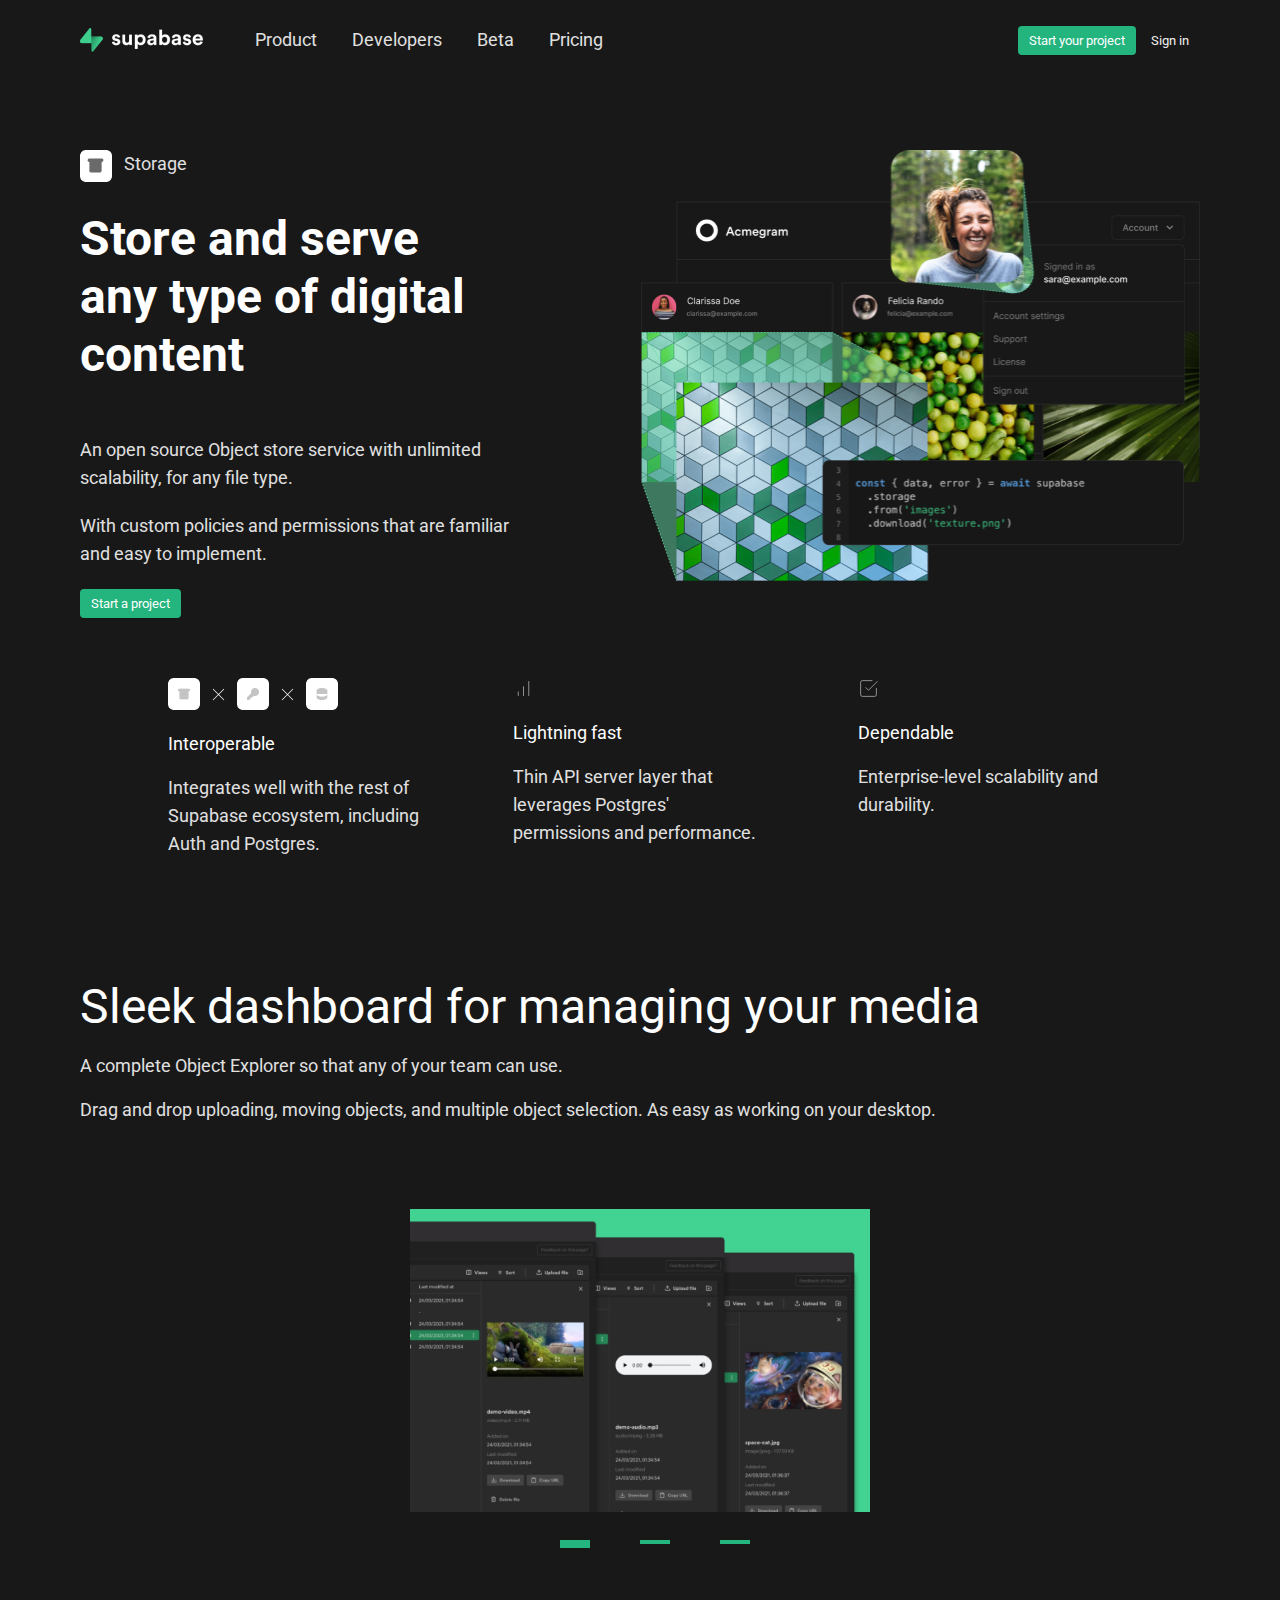
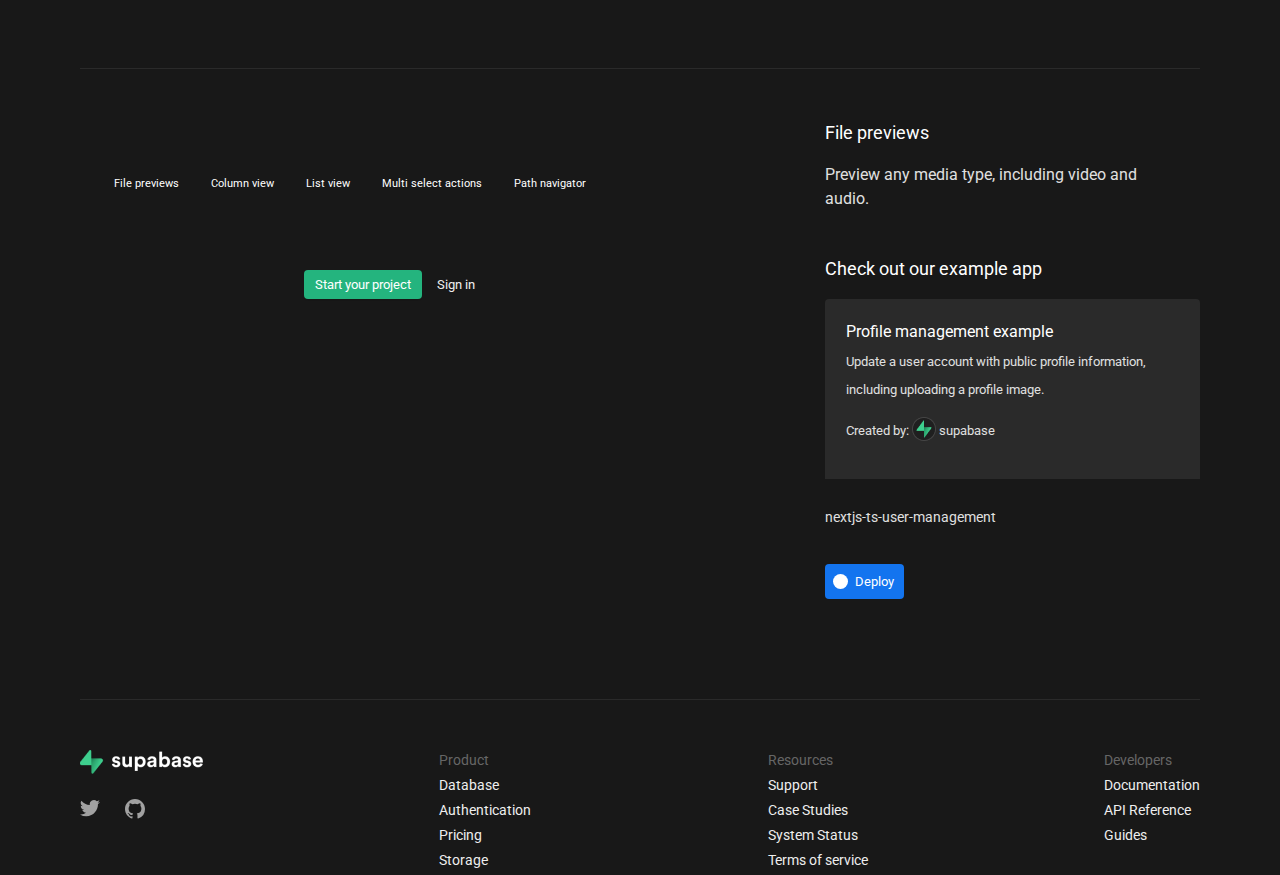
<file: index.html>
<!DOCTYPE html><html lang="en"><head><meta charset="UTF-8"><meta http-equiv="X-UA-Compatible" content="IE=edge"><meta name="viewport" content="width=device-width,initial-scale=1"><title>supabase</title><link rel="preconnect" href="https://fonts.googleapis.com"><link rel="preconnect" href="https://fonts.gstatic.com" crossorigin><link href="https://fonts.googleapis.com/css2?family=Roboto:wght@400;700&family=Source+Code+Pro&display=swap" rel="stylesheet"><link rel="stylesheet" href="css/main.min.css"></head><body><div class="wrapper"><header class="header"><div class="container"><div class="header__body"><a class="header__logo" href="#"><img class="header__logo-img" src="img/logo.png" alt=""></a><nav class="header__menu"><ul class="header__list"><li class="header__item"><a class="header__link" href="#product">Product</a></li><li class="header__item"><a class="header__link" href="#developers">Developers</a></li><li class="header__item"><a class="header__link" href="#beta">Beta</a></li><li class="header__item"><a class="header__link" href="#pricing">Pricing</a></li><li class="header__item"><button class="button__active"><a class="button__active-link" href="#">Start your project</a></button></li><li class="header__item"><button class="button__login"><a class="button__login-link" href="#">Sign in</a></button></li></ul></nav><div class="header__burger"><span></span></div><div class="button"><button class="button__active"><a class="button__active-link" href="#">Start your project</a></button> <button class="button__login"><a class="button__login-link" href="#">Sign in</a></button></div></div></div></header><main id="product" class="main"><section class="store"><div class="container"><div class="store__inner"><div class="store__top"><div class="store__info"><h5 class="store__info-subtitle">Storage</h5><h2 class="store__info-title">Store and serve<br>any type of digital content</h2><p class="store__info-text">An open source Object store service with unlimited scalability, for any file type.</p><p class="store__info-text">With custom policies and permissions that are familiar and easy to implement.</p><button class="button__active"><a class="button__active-link" href="#">Start a project</a></button></div><div class="store__img"><img class="store__img-photo" src="img/store-main.png" alt="main photo"></div></div><div id="developers" class="store__list"><div class="store__box"><img class="store__box-img" src="img/store-icon1.png" alt=""><h4 class="store__box-title">Interoperable</h4><p class="store__box-text">Integrates well with the rest of Supabase ecosystem, including Auth and Postgres.</p></div><div class="store__box"><img class="store__box-img" src="img/store-icon2.svg" alt=""><h4 class="store__box-title">Lightning fast</h4><p class="store__box-text">Thin API server layer that leverages Postgres' permissions and performance.</p></div><div class="store__box"><img class="store__box-img" src="img/store-icon3.svg" alt=""><h4 class="store__box-title">Dependable</h4><p class="store__box-text">Enterprise-level scalability and durability.</p></div></div></div></div></section><section id="beta" class="sleek"><div class="container"><h2 class="sleek__title">Sleek dashboard for managing your media</h2><h6 class="sleek__subtitle">A complete Object Explorer so that any of your team can use.</h6><p class="sleek__text">Drag and drop uploading, moving objects, and multiple object selection. As easy as working on your desktop.</p><div class="slick"><div class="slick__block"><img class="slick__img" src="img/sleek1.png" alt=""></div><div class="slick__block"><img class="slick__img" src="img/sleek2.png" alt=""></div><div class="slick__block"><img class="slick__img" src="img/sleek3.png" alt=""></div></div><div class="sleek__inner"><div class="sleek__tabs"><nav class="tabs__items"><a href="#tab_01" class="tabs__item"><span>File previews</span> </a><a href="#tab_02" class="tabs__item"><span>Column view</span></a> <a href="#tab_03" class="tabs__item"><span>List view</span></a> <a href="#tab_04" class="tabs__item"><span>Multi select actions</span></a> <a href="#tab_05" class="tabs__item"><span>Path navigator</span></a></nav><div class="tabs__body"><div id="tab_01" class="tabs__block"><img class="tabs__img" src="img/sleek1.png" alt=""></div><div id="tab_02" class="tabs__block"><img class="tabs__img" src="img/sleek2.png" alt=""></div><div id="tab_03" class="tabs__block"><img class="tabs__img" src="img/sleek3.png" alt=""></div><div id="tab_04" class="tabs__block"><img class="tabs__img" src="img/sleek2.png" alt=""></div><div id="tab_05" class="tabs__block"><img class="tabs__img" src="img/sleek1.png" alt=""></div></div><div class="button"><button class="button__active"><a class="button__active-link" href="#">Start your project</a></button> <button class="button__login"><a class="button__login-link" href="#">Sign in</a></button></div></div><div id="pricing" class="sleek__info"><h5 class="sleek__info-title">File previews</h5><h4 class="sleek__info-subtitle">Preview any media type, including video and audio.</h4><p class="sleek__info-text">Check out our example app</p><div class="sleek__box"><h5 class="sleek__box-title">Profile management example</h5><p class="sleek__box-text">Update a user account with public profile information, including uploading a profile image.</p><p class="sleek__box-text">Created by: <span><img class="sleek__box-img" src="img/sleek4.png" alt=""> </span>supabase</p></div><p class="sleek__info-textr">nextjs-ts-user-management</p><button class="sleek__btn"><a href="#" class="sleek__btn-link">Deploy</a></button></div></div></div></section></main><footer class="footer"><div class="container"><div class="footer__inner"><div class="footer__social"><a class="header__logo" href="#"><img class="header__logo-img" src="img/logo.png" alt=""> </a><a class="footer__logo" href="#"><img class="footer__logo-img" src="img/footer1.svg" alt=""> </a><a class="footer__logo" href="#"><img class="footer__logo-img" src="img/footer2.svg" alt=""></a></div><ul class="footer__list"><li class="footer__item"><a class="footer__link" href="#">Product</a></li><li class="footer__item"><a class="footer__link" href="#">Database</a></li><li class="footer__item"><a class="footer__link" href="#">Authentication</a></li><li class="footer__item"><a class="footer__link" href="#">Pricing</a></li><li class="footer__item"><a class="footer__link" href="#">Storage</a></li></ul><ul class="footer__list"><li class="footer__item"><a class="footer__link" href="#">Resources</a></li><li class="footer__item"><a class="footer__link" href="#">Support</a></li><li class="footer__item"><a class="footer__link" href="#">Case Studies</a></li><li class="footer__item"><a class="footer__link" href="#">System Status</a></li><li class="footer__item"><a class="footer__link" href="#">Terms of service</a></li></ul><ul class="footer__list"><li class="footer__item"><a class="footer__link" href="#">Developers</a></li><li class="footer__item"><a class="footer__link" href="#">Documentation</a></li><li class="footer__item"><a class="footer__link" href="#">API Reference</a></li><li class="footer__item"><a class="footer__link" href="#">Guides</a></li></ul></div></div></footer></div><script src="js/main.js"></script></body></html>
</file>
<file: css/main.min.css>
*{padding:0;margin:0;border:0}*,::after,:before{-webkit-box-sizing:border-box;box-sizing:border-box}:active,:focus,a:active,a:focus{outline:0}.slick-slide img,aside,footer,header,nav{display:block}body,html{width:100%;line-height:1;-ms-text-size-adjust:100%;-moz-text-size-adjust:100%;-webkit-text-size-adjust:100%;font:400 18px/28px "Roboto",sans-serif;height:100%;color:#e0e0e0}button,input,textarea{font-family:inherit}input::-ms-clear{display:none}button{cursor:pointer}button::-moz-focus-inner{padding:0;border:0}a,a:hover,a:visited{text-decoration:none}ul li{list-style:none}img{vertical-align:top}h1,h2,h3,h4,h5,h6{font-size:inherit;font-weight:400}a{color:inherit}.wrapper{min-height:100%;display:-webkit-box;display:-ms-flexbox;display:flex;-webkit-box-orient:vertical;-webkit-box-direction:normal;-ms-flex-direction:column;flex-direction:column}.main{-webkit-box-flex:1;-ms-flex:1 1 auto;flex:1 1 auto}.container{max-width:1140px;margin:0 auto;padding:0 10px}.header,.header::before{position:fixed;width:100%;top:0;left:0;z-index:50}.header::before{background:#181818;content:"";position:absolute;height:100%;z-index:3}.header__body{position:relative;display:-webkit-box;display:-ms-flexbox;display:flex;height:80px;-webkit-box-align:center;-ms-flex-align:center;align-items:center}.header__logo{-webkit-box-flex:0;-ms-flex:0 0 140px;flex:0 0 140px;z-index:3}.header__logo-img{display:block;max-width:100%}.header__burger{display:none;margin-right:20px}.header__list{display:-webkit-box;display:-ms-flexbox;display:flex}.button,.header__item{z-index:4;margin-left:35px}.header__item .button__active,.header__item .button__login,.slick-slide.slick-loading img{display:none}.button{margin-left:auto}.button__active{padding:7px 11px;color:#fff;background:#24b47e;-webkit-box-shadow:0 2px 0 rgba(0,0,0,.043);box-shadow:0 2px 0 rgba(0,0,0,.043);border-radius:4px}.button__login{background:#181818;color:#eee;padding:7px 11px}.store{background:#181818;padding-top:150px}.store__top{margin-bottom:60px;display:-webkit-box;display:-ms-flexbox;display:flex;-webkit-box-pack:justify;-ms-flex-pack:justify;justify-content:space-between}.store__info-subtitle{padding-left:44px;position:relative;margin-bottom:32px}.store__info-subtitle::before{background:url(../img/storange.png) no-repeat;content:"";position:absolute;width:32px;height:32px;left:0;top:0}.store__info-title{font-weight:700;font-size:48px;line-height:58px;color:#fff;margin-bottom:52px}.store__info-text{max-width:442px;margin-bottom:20px}.store__img-photo{display:block;max-width:100%}.store__list{display:-webkit-box;display:-ms-flexbox;display:flex;-webkit-box-pack:center;-ms-flex-pack:center;justify-content:center}.store__box{max-width:255px}.store__box+.store__box{margin-left:90px}.store__box-img{margin-bottom:20px}.store__box-title{color:#fff;margin-bottom:16px}.store__box-text{color:#e0e0e0}.sleek{background:#181818}.sleek__title{font-size:48px;line-height:58px;color:#fff;padding-top:120px}.sleek__subtitle,.sleek__title{margin-bottom:16px}.sleek__text{margin-bottom:65px}.sleek__inner{display:-webkit-box;display:-ms-flexbox;display:flex;-webkit-box-pack:justify;-ms-flex-pack:justify;justify-content:space-between;padding-bottom:100px;border-bottom:1px solid #2a2a2a}.sleek__tabs{width:630px;margin-top:50px}.sleek__info{max-width:375px}.sleek__info-title{margin-bottom:16px;color:#fff}.sleek__info-subtitle{max-width:330px;font-size:16px;line-height:24px;margin-bottom:44px}.sleek__info-text{margin-bottom:16px;font-size:18px;line-height:28px;color:#fff}.sleek__info-textr{margin-bottom:33px;font-size:14px;line-height:28px;color:#e0e0e0}.sleek__box{background:#2a2a2a;padding:21px;border-radius:4px 4px 0 0;margin-bottom:24px}.sleek__box-title{margin-bottom:4px;color:#fff;font-size:16px;line-height:24px}.sleek__box-text{margin-bottom:13px;font-size:13px;color:#e0e0e0}.sleek__btn{padding:10px 10px 10px 30px;background:#1374ef;border-radius:4px;color:#fff;font-size:13px;position:relative}.sleek__btn::before{background:#fff;content:"";position:absolute;width:15px;height:15px;border-radius:50%;left:8px;top:10px}.tabs__items{display:-webkit-box;display:-ms-flexbox;display:flex;max-width:550px;-webkit-box-pack:center;-ms-flex-pack:center;justify-content:center}.tabs__img{display:block;max-width:526px;max-height:311px;margin:0 auto}.tabs__item{background:181818;height:30px;padding:7px 11px;display:-webkit-box;display:-ms-flexbox;display:flex;margin-right:10px;margin-bottom:20px;font-size:11px;line-height:16px;color:#fff;border-radius:4px;-webkit-box-pack:center;-ms-flex-pack:center;justify-content:center;-webkit-box-align:center;-ms-flex-align:center;align-items:center}.tabs__item span{position:relative;z-index:2}.tabs__body{max-width:550px;margin-bottom:50px}.tabs__block{-webkit-box-align:center;-ms-flex-align:center;align-items:center;-webkit-transition:all .3s ease 0s;-o-transition:all .3s ease 0s;transition:all .3s ease 0s;max-width:550px;display:none;position:relative}.tabs__block:nth-child(1)::before{background:#2a2a2a;left:10px}.tabs__block:nth-child(2)::before{background:purple;left:115px;width:18%}.tabs__block:nth-child(3){color:#181818}.tabs__block:nth-child(3)::before{background:#ff0;left:210px;width:15%}.tabs__block:nth-child(4)::before{background:green;right:145px}.tabs__block:nth-child(5)::before{background:orange;right:35px;width:18%}.tabs__block:target{display:block}.tabs__block::before{content:"";height:30px;width:20%;position:absolute;top:-50px;border-radius:4px}.tabs .tabs__block:target{display:none}.sleek__tabs .button{text-align:center}.footer{background:#181818;padding-top:50px}.footer__inner{display:-webkit-box;display:-ms-flexbox;display:flex;-webkit-box-pack:justify;-ms-flex-pack:justify;justify-content:space-between}.footer__logo{display:inline-block;margin-right:25px;margin-top:25px}.footer__item:nth-child(1){color:#666}.footer__item{margin-bottom:5px;font-size:14px;line-height:20px;color:#eee}.slick{padding-bottom:100px;text-align:center;border-bottom:1px solid #2a2a2a;margin:0 auto 50px}.slick__block{max-width:500px;padding:20px}.slick__img{display:block;max-width:100%}.slick-dots{display:-webkit-box;display:-ms-flexbox;display:flex;-webkit-box-pack:center;-ms-flex-pack:center;justify-content:center}.slick-dots li{margin:0 40px;font-size:0;position:relative}.slick-dots li::after{background:#24b47e;content:"";position:absolute;width:30px;height:4px;left:0;cursor:pointer}.slick-dots button{font-size:0}.slick-dots li.slick-active::after{height:8px}.slick-list,.slick-slider{position:relative;display:block}.slick-slider{-webkit-box-sizing:border-box;box-sizing:border-box;-webkit-touch-callout:none;-webkit-user-select:none;-moz-user-select:none;-ms-user-select:none;user-select:none;-ms-touch-action:pan-y;touch-action:pan-y;-webkit-tap-highlight-color:transparent}.slick-list{overflow:hidden;margin:0;padding:0}.slick-list:focus{outline:0}.slick-list.dragging{cursor:pointer;cursor:hand}.slick-slider .slick-list,.slick-slider .slick-track{-webkit-transform:translate3d(0,0,0);-ms-transform:translate3d(0,0,0);transform:translate3d(0,0,0)}.slick-track{position:relative;left:0;top:0;display:block;margin-left:auto;margin-right:auto}.slick-track:after,.slick-track:before{content:"";display:table}.slick-track:after{clear:both}.slick-loading .slick-track{visibility:hidden}.slick-slide{float:left;height:100%;min-height:1px;display:none}[dir=rtl] .slick-slide{float:right}.slick-slide.dragging img{pointer-events:none}.slick-initialized .slick-slide{display:block}.slick-loading .slick-slide{visibility:hidden}.slick-vertical .slick-slide{display:block;height:auto;border:1px solid transparent}.slick-arrow.slick-hidden{display:none}@media (max-width:1250px){.store__img-photo{max-width:100%}}@media (max-width:1000px){.store__top{-ms-flex-wrap:wrap;flex-wrap:wrap}.store__info{text-align:center;margin:0 auto 50px}.store__info-subtitle{max-width:125px;margin:0 auto 20px}.store__info-text{margin:0 auto 20px;text-align:center}.store__img{margin:0 auto}.store__list{-ms-flex-wrap:wrap;flex-wrap:wrap}.store__box{margin-bottom:20px;margin-top:10px}.sleek__subtitle,.sleek__text,.sleek__title{text-align:center}}@media (max-width:950px){.sleek__inner{-ms-flex-wrap:wrap-reverse;flex-wrap:wrap-reverse;-webkit-box-pack:center;-ms-flex-pack:center;justify-content:center}.sleek__info-title{padding-top:90px}.sleek__tabs{margin:50px auto 0}.sleek__info{text-align:center}.sleek__info-subtitle{margin:0 auto 20px}}@media (max-width:767px){.header__burger{z-index:3;margin-left:auto;display:block;position:relative;width:30px;height:20px}.header__burger::after,.header__burger::before{content:"";position:absolute;background-color:#eee;width:30px;height:2px;left:0}.header__burger::before,.header__menu.active{top:0}.header__burger::after{bottom:0}.header__burger span,.header__menu{position:absolute;background-color:#eee;left:0;width:30px;height:2px;top:9px;-webkit-transition:all .3s ease 0s;-o-transition:all .3s ease 0s;transition:all .3s ease 0s}.header__burger.active::before{-webkit-transform:rotate(45deg);-ms-transform:rotate(45deg);transform:rotate(45deg);top:9px}.header__burger.active::after{-webkit-transform:rotate(-45deg);-ms-transform:rotate(-45deg);transform:rotate(-45deg);bottom:9px}.header__burger.active span{-webkit-transform:scale(0);-ms-transform:scale(0);transform:scale(0)}.header__menu{position:fixed;top:-100%;width:100%;overflow:auto;height:100%;background-color:#181818;padding:70px 0 0}.header__list{display:block;margin-right:50px;text-align:right}.header__item{padding-top:50px;margin:0 auto;font-size:25px;font-weight:600}.header__item .button__active,.header__item .button__login{display:block;margin-left:auto;font-size:25px}.header__body{height:50px}.header__logo{-webkit-box-flex:0;-ms-flex:0 0 100px;flex:0 0 100px}.button{display:none}body.lock{overflow:hidden}.store{padding-top:100px}.sleek__info-title{padding-top:25px}}@media (max-width:650px){.tabs__item{width:80px}.tabs__item span{display:block;width:80px;text-align:center;overflow:hidden;-o-text-overflow:ellipsis;text-overflow:ellipsis;white-space:nowrap}.tabs__img{max-width:400px}.sleek__title,.store__info-title{font-size:34px}.sleek__title{padding-top:120px}.store__box,.store__box+.store__box{margin-left:10px}}@media (max-width:500px){.footer__list{display:none}.footer__social{-webkit-box-align:center;-ms-flex-align:center;align-items:center;text-align:center;margin:0 auto}.tabs__img{max-width:450px;max-height:280px}.footer__logo{margin-left:10px;margin-top:25px;padding:10px}}@media (max-width:480px){.tabs__item{margin-right:-20px}.tabs__img{max-width:340px}.tabs__block::before{width:320px;display:none}}@media (max-width:360px){.sleek__tabs{display:none}}
</file>
